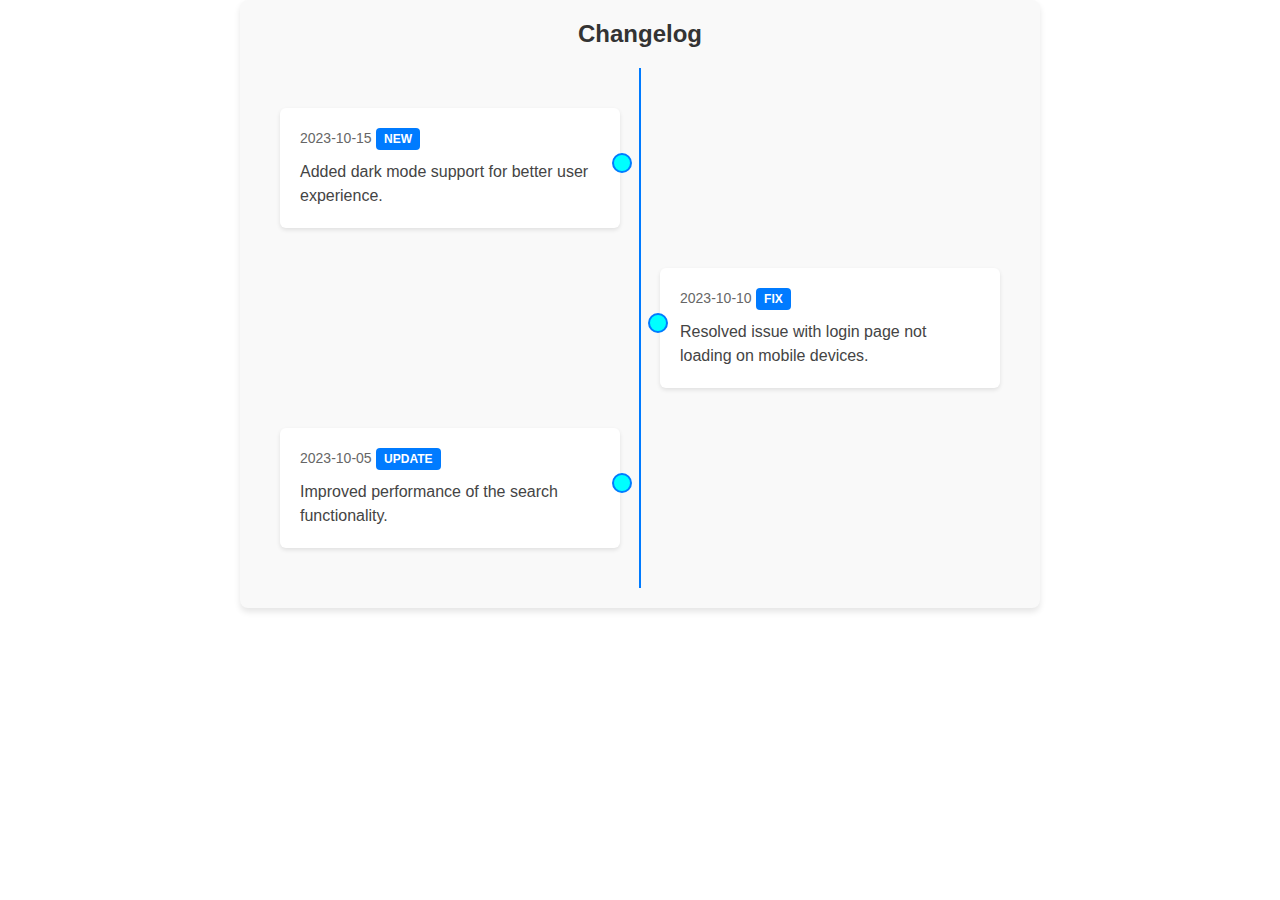
<file: ChangeLogUI/index.html>
<!DOCTYPE html>
<html lang="en">

<head>
    <meta charset="UTF-8">
    <meta name="viewport" content="width=device-width, initial-scale=1.0">
    <title>Document</title>
    <link rel="stylesheet" href="style.css">
</head>

<body>
    <div class="changelog">
        <h2 class="changelog-title">Changelog</h2>
        <div class="timeline">
            <div class="timeline-item">
                <div class="timeline-content">
                    <span class="changelog-date">2023-10-15</span>
                    <span class="changelog-tag">New</span>
                    <p class="changelog-description">Added dark mode support for better user experience.</p>
                </div>
            </div>
            <div class="timeline-item">
                <div class="timeline-content">
                    <span class="changelog-date">2023-10-10</span>
                    <span class="changelog-tag">Fix</span>
                    <p class="changelog-description">Resolved issue with login page not loading on mobile devices.</p>
                </div>
            </div>
            <div class="timeline-item">
                <div class="timeline-content">
                    <span class="changelog-date">2023-10-05</span>
                    <span class="changelog-tag">Update</span>
                    <p class="changelog-description">Improved performance of the search functionality.</p>
                </div>
            </div>
        </div>
    </div>
</body>

</html>
</file>
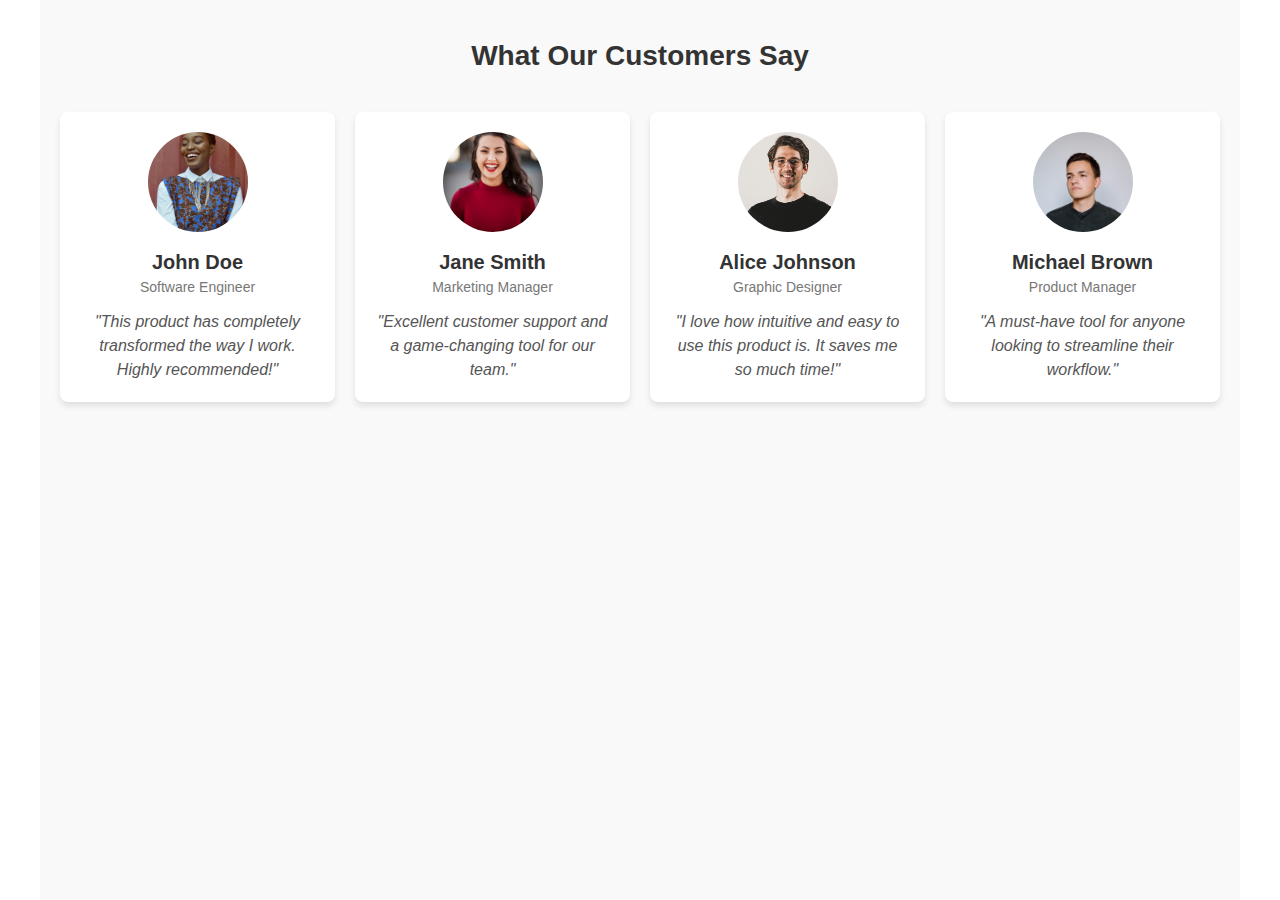
<file: TestimonialUI/index.html>
<!DOCTYPE html>
<html lang="en">

<head>
    <meta charset="UTF-8">
    <meta name="viewport" content="width=device-width, initial-scale=1.0">
    <title>Document</title>
    <link rel="stylesheet" href="style.css">
</head>

<body>
    <div class="testimonials">
        <h2 class="testimonials-title">What Our Customers Say</h2>
        <div class="testimonial-grid">
            <!-- Testimonial Card 1 -->
            <div class="testimonial-card">
                <img src="../Assets/prince-akachi-LWkFHEGpleE-unsplash.jpg" alt="User 1" class="user-image" />
                <h3 class="user-name">John Doe</h3>
                <p class="user-role">Software Engineer</p>
                <p class="testimonial-text">
                    "This product has completely transformed the way I work. Highly recommended!"
                </p>
            </div>

            <!-- Testimonial Card 2 -->
            <div class="testimonial-card">
                <img src="../Assets/michael-dam-mEZ3PoFGs_k-unsplash.jpg" alt="User 2" class="user-image" />
                <h3 class="user-name">Jane Smith</h3>
                <p class="user-role">Marketing Manager</p>
                <p class="testimonial-text">
                    "Excellent customer support and a game-changing tool for our team."
                </p>
            </div>

            <!-- Testimonial Card 3 -->
            <div class="testimonial-card">
                <img src="../Assets/alexander-hipp-iEEBWgY_6lA-unsplash.jpg" alt="User 3" class="user-image" />
                <h3 class="user-name">Alice Johnson</h3>
                <p class="user-role">Graphic Designer</p>
                <p class="testimonial-text">
                    "I love how intuitive and easy to use this product is. It saves me so much time!"
                </p>
            </div>

            <!-- Testimonial Card 4 -->
            <div class="testimonial-card">
                <img src="../Assets/alex-suprun-ZHvM3XIOHoE-unsplash.jpg" alt="User 4" class="user-image" />
                <h3 class="user-name">Michael Brown</h3>
                <p class="user-role">Product Manager</p>
                <p class="testimonial-text">
                    "A must-have tool for anyone looking to streamline their workflow."
                </p>
            </div>
        </div>
    </div>
</body>

</html>
</file>
<file: ChangeLogUI/style.css>
/* General Reset */
* {
    margin: 0;
    padding: 0;
    box-sizing: border-box;
  }
  
  /* Changelog Container */
  .changelog {
    max-width: 800px;
    margin: 0 auto;
    padding: 20px;
    font-family: Arial, sans-serif;
    background-color: #f9f9f9;
    border-radius: 8px;
    box-shadow: 0 4px 6px rgba(0, 0, 0, 0.1);
  }
  
  /* Changelog Title */
  .changelog-title {
    font-size: 24px;
    font-weight: bold;
    margin-bottom: 20px;
    color: #333;
    text-align: center;
  }
  
  /* Timeline Container */
  .timeline {
    position: relative;
    padding: 20px 0;
  }
  
  /* Timeline Line */
  .timeline::before {
    content: '';
    position: absolute;
    top: 0;
    bottom: 0;
    left: 50%;
    width: 2px;
    background-color: #007bff;
    transform: translateX(-50%);
  }
  
  /* Timeline Item */
  .timeline-item {
    position: relative;
    width: 50%;
    padding: 20px;
  }
  
  /* Timeline Item Positioning */
  .timeline-item:nth-child(odd) {
    left: 0;
  }
  
  .timeline-item:nth-child(even) {
    left: 50%;
  }
  
  /* Timeline Content */
  .timeline-content {
    padding: 20px;
    background-color: #fff;
    border-radius: 6px;
    box-shadow: 0 2px 4px rgba(0, 0, 0, 0.1);
    position: relative;
  }
  
  /* Timeline Dot */
  .timeline-content::before {
    content: '';
    position: absolute;
    top: 45px;
    width: 10px;
    height: 10px;
    border-radius: 50%;
    padding: 0.2em;
    border: 2px solid #007bff;
    background: aqua;
  }
  
  /* Dot Positioning for Odd Items */
  .timeline-item:nth-child(odd) .timeline-content::before {
    right: -12px;
  }
  
  /* Dot Positioning for Even Items */
  .timeline-item:nth-child(even) .timeline-content::before {
    left: -12px;
  }
  
  /* Changelog Date */
  .changelog-date {
    font-size: 14px;
    color: #666;
  }
  
  /* Changelog Tag */
  .changelog-tag {
    display: inline-block;
    padding: 4px 8px;
    font-size: 12px;
    font-weight: bold;
    color: #fff;
    background-color: #007bff;
    border-radius: 4px;
    text-transform: uppercase;
    margin-bottom: 10px;
  }
  
  /* Changelog Description */
  .changelog-description {
    font-size: 16px;
    color: #444;
    line-height: 1.5;
  }
  
  /* Responsive Design */
  @media (max-width: 768px) {
    .timeline::before {
      left: 20px;
    }
  
    .timeline-item {
      width: 100%;
      left: 0 !important;
      padding-left: 50px;
    }
  
    .timeline-item:nth-child(even) {
      left: 0;
    }
  
    .timeline-content::before {
      left: -6px;
    }
  }
</file>
<file: TestimonialUI/style.css>
/* General Reset */
* {
    margin: 0;
    padding: 0;
    box-sizing: border-box;
  }
  
  /* Testimonials Container */
  .testimonials {
    max-width: 1200px;
    height: 100vh;
    margin: 0 auto;
    padding: 40px 20px;
    font-family: Arial, sans-serif;
    background-color: #f9f9f9;
  }
  
  /* Testimonials Title */
  .testimonials-title {
    font-size: 28px;
    font-weight: bold;
    text-align: center;
    margin-bottom: 40px;
    color: #333;
  }
  
  /* Testimonial Grid */
  .testimonial-grid {
    display: grid;
    grid-template-columns: repeat(auto-fit, minmax(250px, 1fr));
    gap: 20px;
  }
  
  /* Testimonial Card */
  .testimonial-card {
    background-color: #fff;
    border-radius: 8px;
    padding: 20px;
    box-shadow: 0 4px 6px rgba(0, 0, 0, 0.1);
    text-align: center;
    transition: transform 0.3s ease, box-shadow 0.3s ease;
  }
  
  .testimonial-card:hover {
    transform: translateY(-5px);
    box-shadow: 0 6px 12px rgba(0, 0, 0, 0.15);
  }
  
  /* User Image */
  .user-image {
    width: 100px;
    height: 100px;
    border-radius: 50%;
    margin-bottom: 15px;
    object-fit: cover;
  }
  
  /* User Name */
  .user-name {
    font-size: 20px;
    font-weight: bold;
    color: #333;
    margin-bottom: 5px;
  }
  
  /* User Role */
  .user-role {
    font-size: 14px;
    color: #777;
    margin-bottom: 15px;
  }
  
  /* Testimonial Text */
  .testimonial-text {
    font-size: 16px;
    color: #555;
    line-height: 1.5;
    font-style: italic;
  }
  
  /* Responsive Design */
  @media (max-width: 768px) {
    .testimonial-grid {
      grid-template-columns: 1fr;
    }
  }
</file>
